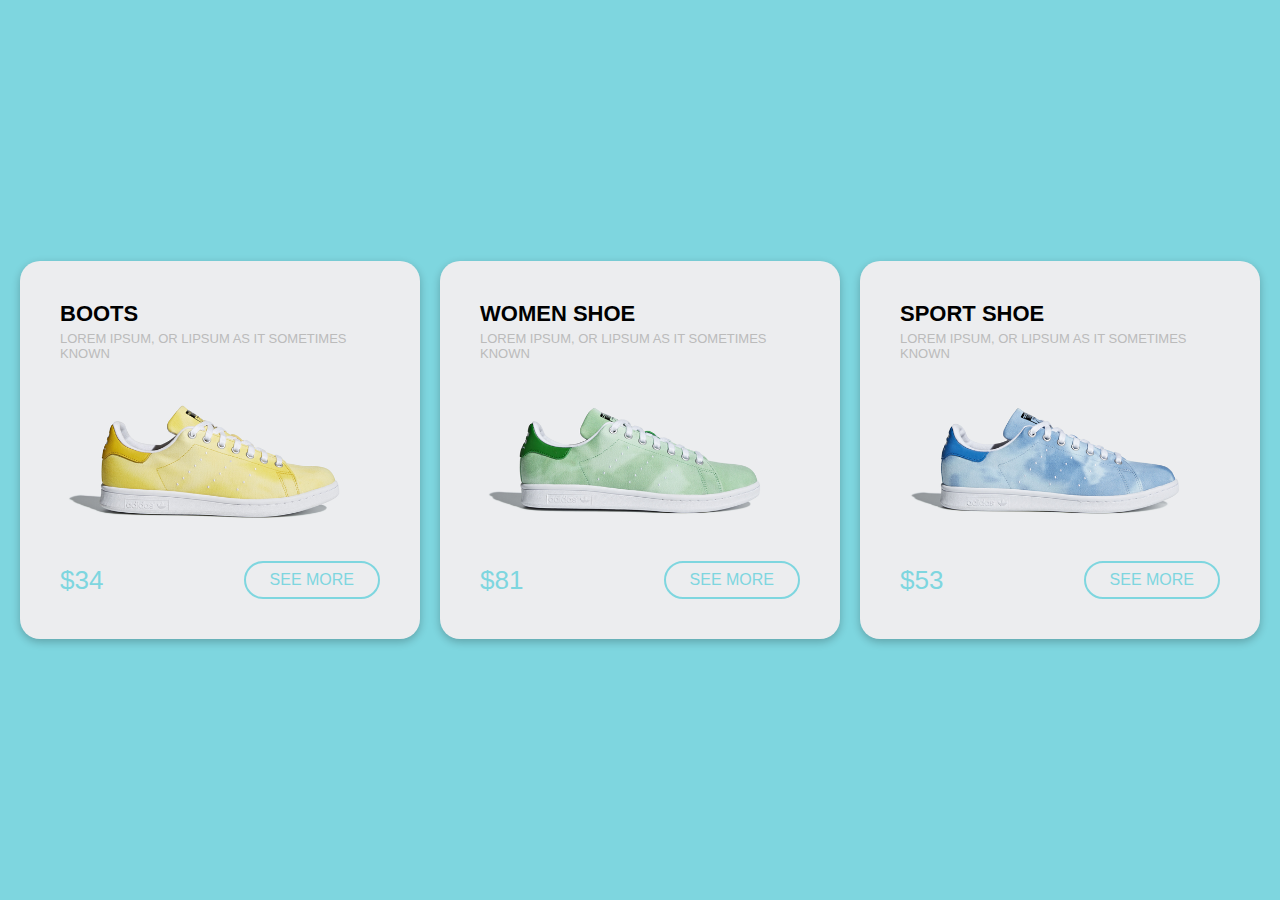
<file: shoes shop/index.html>
<html lang="en">
<head>
    <meta charset="UTF-8">
    <meta name="viewport" content="width=device-width, initial-scale=1.0">
    <link rel="stylesheet" href="style.css">
    <title>Document</title>
</head>
<body>
     <div class="container">
        
     </div>
<script src="script.js"></script>
</body>
</html>
</file>
<file: shoes shop/style.css>
* {
    margin: 0;
    padding: 0;
    font-family: "Open Sans", sans-serif;
    box-sizing: border-box;
  }
body {
    display: flex;
    justify-content: space-evenly;
    align-items: center;
    height: 100vh;
    background: #7ed6df;
    transition: 0.6s linear;
  }
.container {
    display: flex;
    width: 100%;
    justify-content: space-evenly;
  }
.product-card {
    box-shadow: rgba(0, 0, 0, 0.24) 0px 3px 8px;
    width: 400px;
    background: #ecedef;
    padding: 40px;
    text-transform: uppercase;
    border-radius: 20px;
  }
.product-card h1 {
    font-size: 22px;
    margin-bottom: 4px;
  }
.product-card p {
    font-size: 13px;
    color: #bbb;
  }
.product-pic {
    /* background-image: url(../images/1.png); */
    width: 100%;
    height: 200px;
    background-size: cover;
    background-position: center;
    transition: 0.6s linear;
  }
.product-colors {
    margin-bottom: 40px;
    display: flex;
    justify-content: center;
  }
.product-colors span {
    width: 14px;
    height: 14px;
    margin: 0 10px;
    border-radius: 50%;
    cursor: pointer;
    position: relative;
  }
.blue {
    background: #7ed6df;
  }
.green {
    background: #badc58;
  }
.yellow {
    background: #f9ca24;
  }
.rose {
    background: #ff7979;
  }
.product-colors .active:after {
    content: "";
    width: 22px;
    height: 22px;
    border: 2px solid #8888;
    position: absolute;
    border-radius: 50%;
    box-sizing: border-box;
    left: -4px;
    top: -4px;
  }
.product-info {
    display: flex;
    align-items: center;
  }
.product-price {
    color: #7ed6df;
    font-size: 26px;
  }
.product-button {
    margin-left: auto;
    color: #7ed6df;
    text-decoration: none;
    border: 2px solid;
    padding: 8px 24px;
    border-radius: 20px;
    transition: 0.4s linear;
  }
.product-button:hover {
    transform: scale(1.06);
  }
</file>
